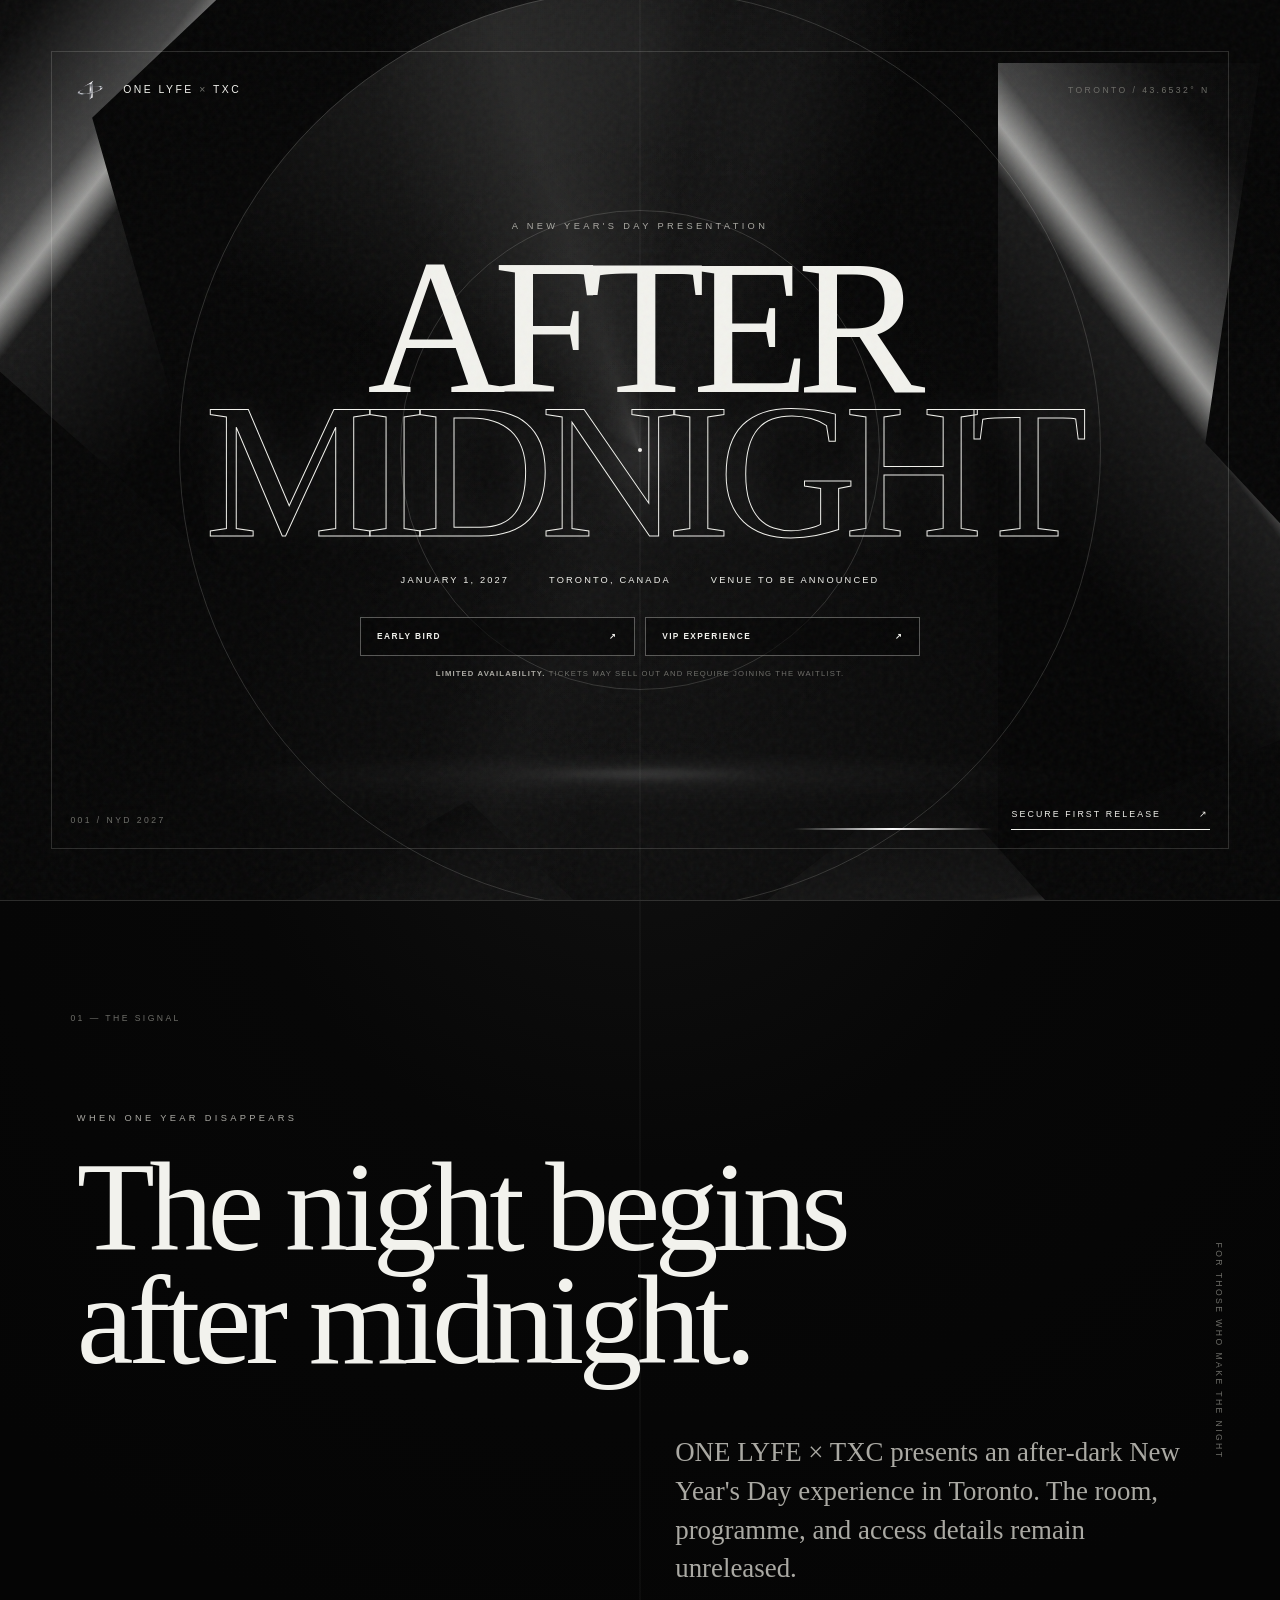
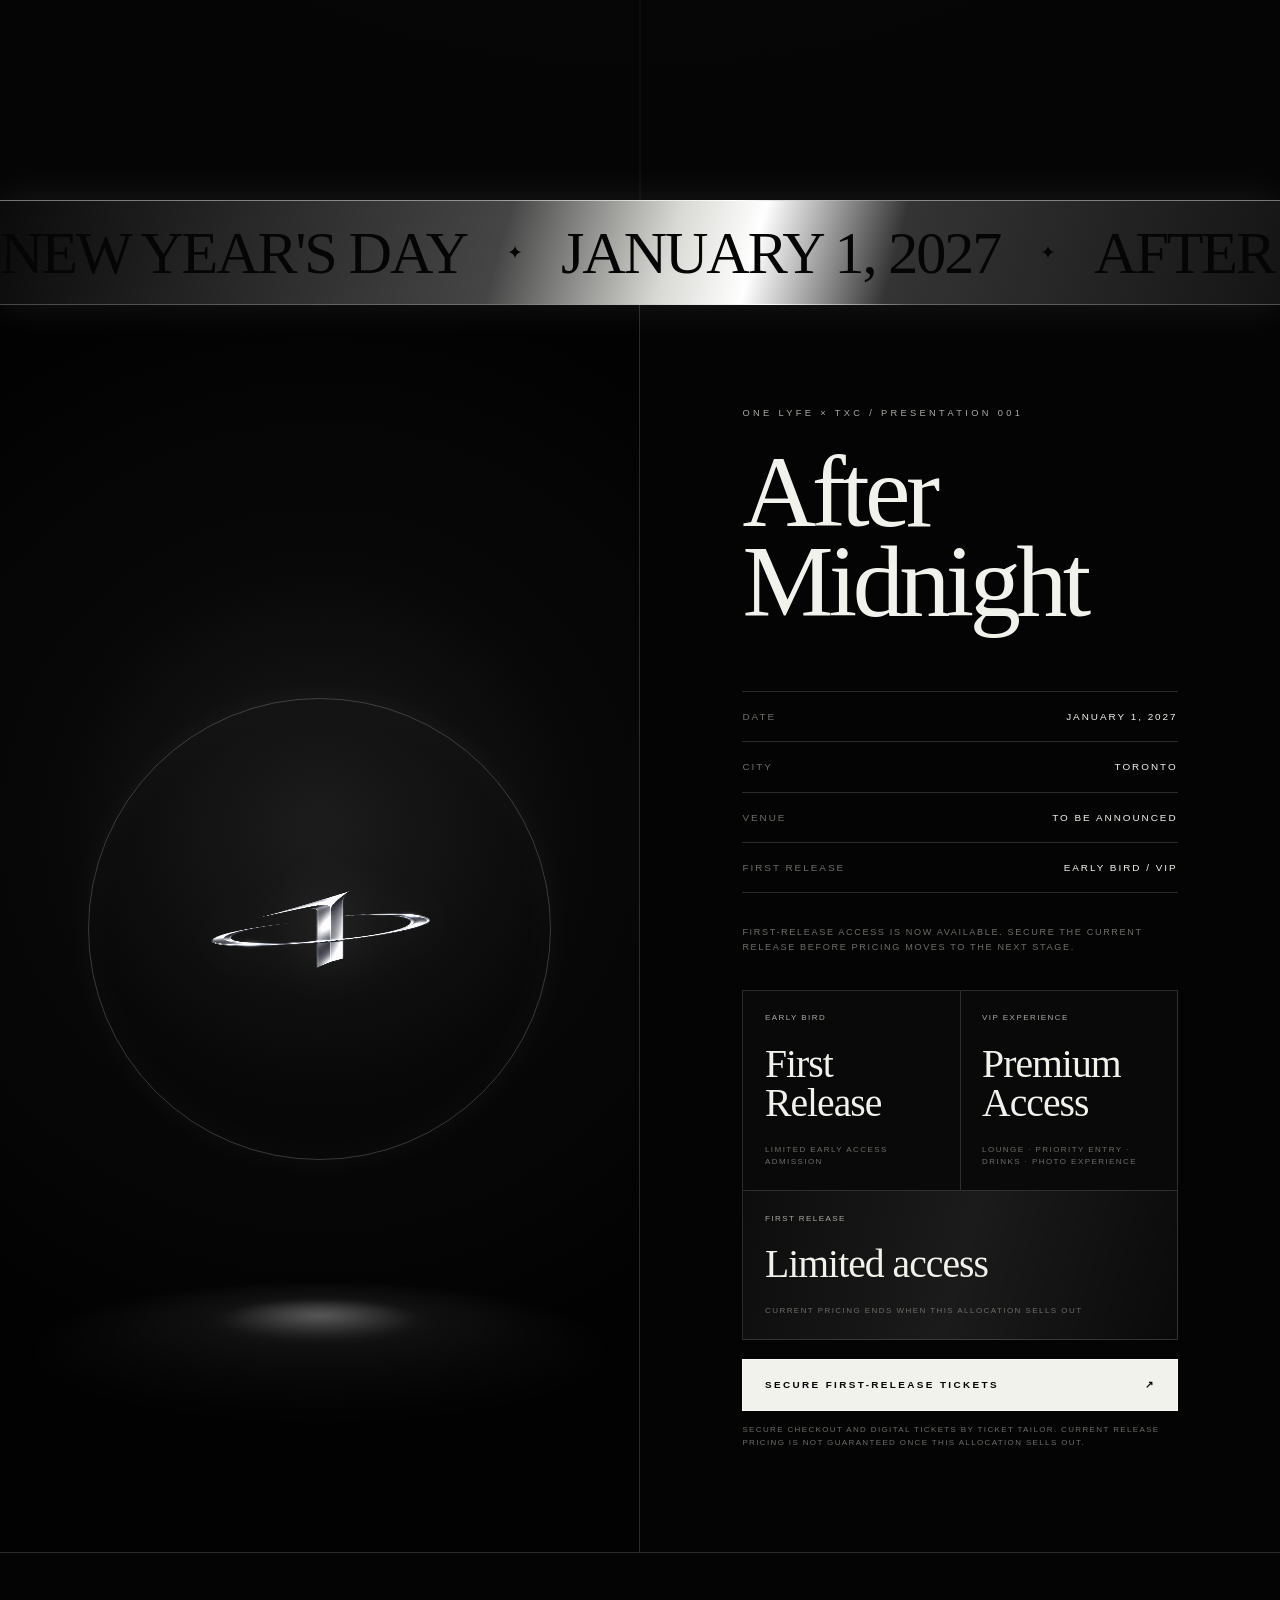
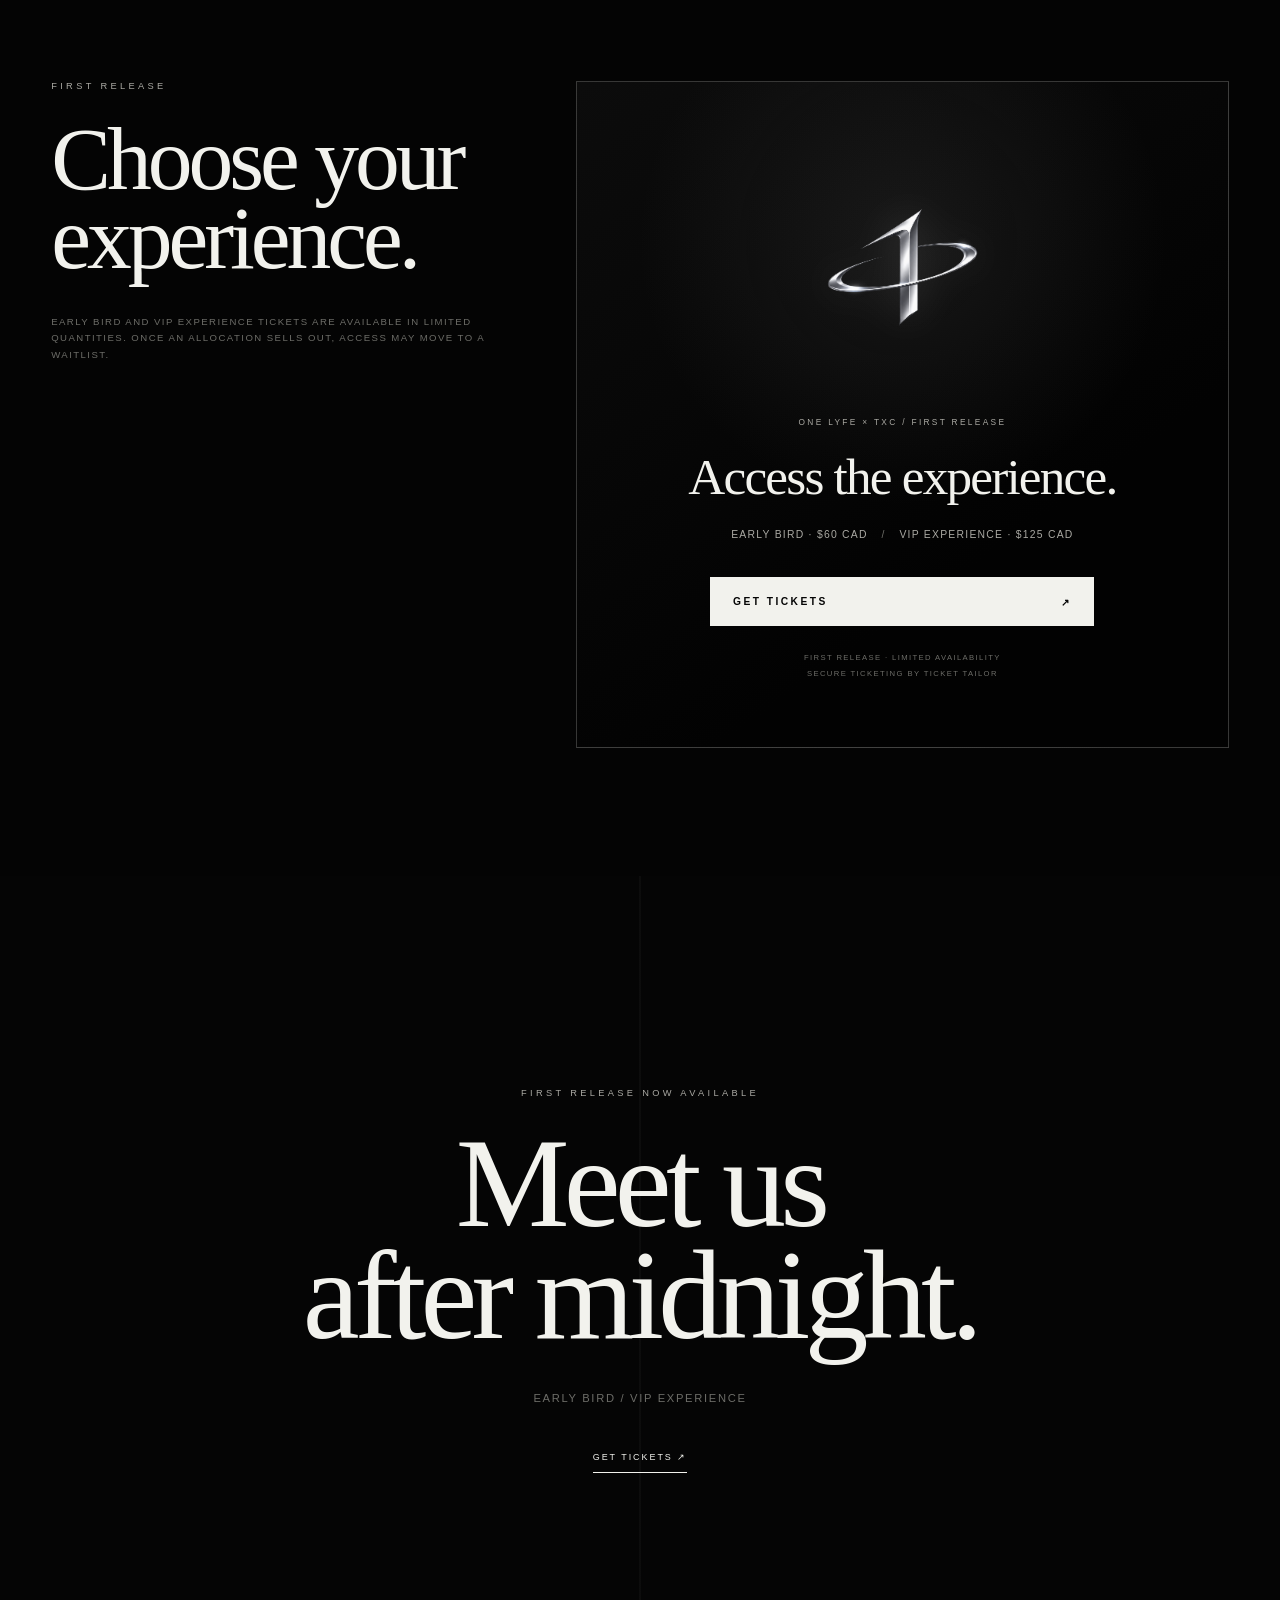
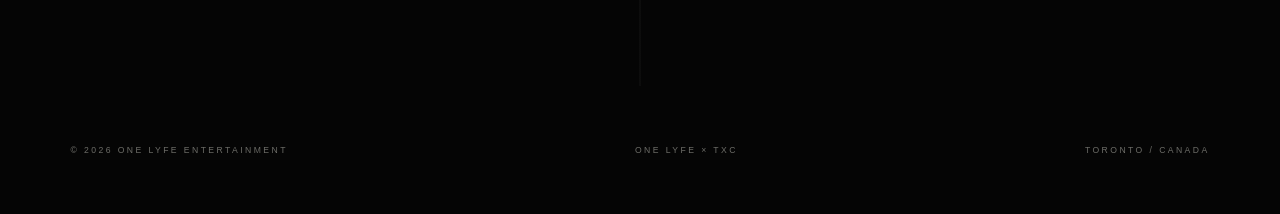
<file: index.html>
<!doctype html>
<html lang="en">
  <head>
    <meta charset="UTF-8" />
    <meta name="viewport" content="width=device-width, initial-scale=1.0" />
    <meta name="description" content="AFTER MIDNIGHT — a New Year's Day 2027 presentation by ONE LYFE × TXC in Toronto." />
    <meta name="theme-color" content="#050505" />
    <meta property="og:title" content="AFTER MIDNIGHT — ONE LYFE × TXC" />
    <meta property="og:description" content="New Year's Day 2027. Toronto. Details to be announced." />
    <meta property="og:type" content="website" />
    <meta property="og:url" content="https://onelyfetxc.com/" />
    <meta property="og:image" content="https://onelyfetxc.com/orbital-logo.png" />
    <title>AFTER MIDNIGHT — ONE LYFE × TXC</title>
    <link rel="icon" href="orbital-logo.png" type="image/png" />
    <link rel="stylesheet" href="styles.css?v=20261118-6" />
    <script src="https://cdn.tickettailor.com/js/TTWidget.js" defer></script>
    <script src="script.js?v=20261118-2" defer></script>
  </head>
  <body>
    <a class="skip-link" href="#main">Skip to the event</a>
    <div class="experience-intro" aria-hidden="true">
      <img src="orbital-logo.png" alt="" width="120" height="120" />
      <p>Signal acquired</p>
      <span></span>
    </div>
    <div class="scroll-progress" aria-hidden="true"><span></span></div>
    <div class="cursor-aura" aria-hidden="true"></div>
    <div class="chrome-ambience" aria-hidden="true">
      <span class="chrome-fold chrome-fold-a"></span>
      <span class="chrome-fold chrome-fold-b"></span>
      <span class="chrome-fold chrome-fold-c"></span>
      <span class="chrome-horizon"></span>
    </div>
    <div class="grain" aria-hidden="true"></div>
    <header class="site-header">
      <a class="brand" href="#main" aria-label="ONE LYFE × TXC, home">
        <img src="orbital-logo.png" alt="" width="44" height="44" />
        <span>ONE LYFE <i>×</i> TXC</span>
      </a>
      <p>Toronto <span aria-hidden="true">/</span> 43.6532° N</p>
    </header>
    <main id="main">
      <section class="hero" aria-labelledby="event-title">
        <div class="orbit" aria-hidden="true">
          <span class="orbit-ring orbit-ring-outer"></span><span class="orbit-ring orbit-ring-inner"></span>
          <span class="orbit-sweep"></span><span class="orbit-point"></span>
        </div>
        <p class="eyebrow reveal">A New Year's Day presentation</p>
        <h1 id="event-title" class="reveal"><span>After</span><span class="outline">Midnight</span></h1>
        <div class="hero-meta reveal">
          <p>January 1, 2027</p><p>Toronto, Canada</p><p>Venue to be announced</p>
        </div>
        <div class="hero-offer reveal" aria-label="First-release ticket types">
          <div class="hero-ticket-types">
            <a href="https://buytickets.at/onelyfetxc/2536275" data-ticket-checkout>Early Bird <span aria-hidden="true">↗</span></a>
            <a href="https://buytickets.at/onelyfetxc/2536275" data-ticket-checkout>VIP Experience <span aria-hidden="true">↗</span></a>
          </div>
          <p class="hero-ticket-warning"><strong>Limited availability.</strong> Tickets may sell out and require joining the waitlist.</p>
        </div>
        <a class="scroll-cue" href="https://buytickets.at/onelyfetxc/2536275" data-ticket-checkout><span>Secure first release</span><span aria-hidden="true">↗</span></a>
        <p class="edition">001 / NYD 2027</p>
      </section>
      <section class="manifesto" id="details" aria-labelledby="manifesto-title">
        <div class="section-index" aria-hidden="true">01 — The signal</div>
        <div class="manifesto-copy">
          <p class="eyebrow" data-reveal>When one year disappears</p>
          <h2 id="manifesto-title" data-reveal>The night begins<br />after midnight.</h2>
          <p class="lede" data-reveal>ONE LYFE × TXC presents an after-dark New Year's Day experience in Toronto. The room, programme, and access details remain unreleased.</p>
        </div>
        <div class="vertical-note" aria-hidden="true">For those who make the night</div>
      </section>
      <div class="date-marquee" aria-hidden="true">
        <div class="date-marquee-track">
          <span>New Year's Day</span><i>✦</i><span>January 1, 2027</span><i>✦</i><span>After Midnight</span><i>✦</i>
          <span>New Year's Day</span><i>✦</i><span>January 1, 2027</span><i>✦</i><span>After Midnight</span><i>✦</i>
        </div>
      </div>
      <section class="event-card" aria-labelledby="event-details-title">
        <div class="event-card-mark" aria-hidden="true"><img src="orbital-logo.png" alt="" width="160" height="160" /></div>
        <div class="event-card-content">
          <p class="eyebrow" data-reveal>ONE LYFE × TXC / Presentation 001</p>
          <h2 id="event-details-title" data-reveal>After Midnight</h2>
          <dl data-reveal>
            <div><dt>Date</dt><dd>January 1, 2027</dd></div>
            <div><dt>City</dt><dd>Toronto</dd></div>
            <div><dt>Venue</dt><dd>To be announced</dd></div>
            <div><dt>First release</dt><dd>Early Bird / VIP</dd></div>
          </dl>
          <p class="status" data-reveal>First-release access is now available. Secure the current release before pricing moves to the next stage.</p>
          <div class="ticket-incentives" data-reveal>
            <article>
              <p>Early Bird</p>
              <h3>First Release</h3>
              <span>Limited early access admission</span>
            </article>
            <article>
              <p>VIP Experience</p>
              <h3>Premium Access</h3>
              <span>Lounge · Priority entry · Drinks · Photo experience</span>
            </article>
            <article class="release-note">
              <p>First Release</p>
              <h3>Limited access</h3>
              <span>Current pricing ends when this allocation sells out</span>
            </article>
          </div>
          <div class="ticket-actions" id="tickets" data-reveal>
            <a class="ticket-button" href="https://buytickets.at/onelyfetxc/2536275" data-ticket-checkout><span>Secure first-release tickets</span><span aria-hidden="true">↗</span></a>
            <p>Secure checkout and digital tickets by Ticket Tailor. Current release pricing is not guaranteed once this allocation sells out.</p>
          </div>
        </div>
      </section>
      <section class="ticket-checkout" id="checkout" aria-labelledby="checkout-title">
        <div class="ticket-checkout-heading">
          <p class="eyebrow" data-reveal>First release</p>
          <h2 id="checkout-title" data-reveal>Choose your<br />experience.</h2>
          <p data-reveal>Early Bird and VIP Experience tickets are available in limited quantities. Once an allocation sells out, access may move to a waitlist.</p>
        </div>
        <div class="ticket-widget-shell" data-reveal>
          <img class="ticket-widget-logo" src="orbital-logo.png" alt="ONE LYFE × TXC silver orbital one logo" width="260" height="260" />
          <p class="ticket-widget-label">ONE LYFE × TXC / FIRST RELEASE</p>
          <h3>Access the experience.</h3>
          <p class="ticket-widget-description">Early Bird · $60 CAD <span aria-hidden="true">/</span> VIP Experience · $125 CAD</p>
          <a class="ticket-widget-cta" href="https://buytickets.at/onelyfetxc/2536275" data-ticket-checkout><span>Get tickets</span><span aria-hidden="true">↗</span></a>
          <p class="ticket-widget-footnote">First release · Limited availability<br />Secure ticketing by Ticket Tailor</p>
        </div>
      </section>
      <section class="closing" aria-labelledby="closing-title">
        <p class="eyebrow" data-reveal>First release now available</p>
        <h2 id="closing-title" data-reveal>Meet us<br />after midnight.</h2>
        <p data-reveal>Early Bird / VIP Experience</p>
        <a href="https://buytickets.at/onelyfetxc/2536275" data-ticket-checkout>Get tickets <span aria-hidden="true">↗</span></a>
      </section>
    </main>
    <footer class="site-footer">
      <p>© <span data-year>2026</span> ONE LYFE Entertainment</p><p>ONE LYFE × TXC</p><p>Toronto / Canada</p>
    </footer>
  </body>
</html>
</file>
<file: styles.css>
:root {
  --black: #050505; --white: #f2f2ed; --silver: #aaa9a3; --muted: #6d6d68;
  --line: rgba(242, 242, 237, 0.16); --edge: clamp(1.25rem, 4vw, 4.5rem);
  --scroll-progress: 0; --pointer-x: 50vw; --pointer-y: 50vh;
  --orbit-x: 0px; --orbit-y: 0px; --orbit-pointer-y: 0px; --title-x: 0px; --title-x-negative: 0px;
  color-scheme: dark;
}
* { box-sizing: border-box; }
html { scroll-behavior: smooth; background: var(--black); }
body { min-width: 20rem; margin: 0; overflow-x: hidden; background: radial-gradient(circle at 50% 15%, #111 0, #070707 26rem, var(--black) 58rem); color: var(--white); font-family: "Helvetica Neue", Helvetica, Arial, sans-serif; -webkit-font-smoothing: antialiased; }
body::before { content: ""; position: fixed; inset: 0; z-index: 20; pointer-events: none; border: 1px solid var(--line); margin: var(--edge); }
a { color: inherit; text-decoration: none; }
img { display: block; max-width: 100%; }
.skip-link { position: fixed; top: 1rem; left: 1rem; z-index: 100; padding: .75rem 1rem; background: var(--white); color: var(--black); transform: translateY(-200%); }
.skip-link:focus { transform: translateY(0); }
.experience-intro { position: fixed; inset: 0; z-index: 60; display: grid; place-content: center; justify-items: center; gap: 1.25rem; background: var(--black); pointer-events: none; animation: intro-exit 2.6s cubic-bezier(.76,0,.24,1) forwards; }
.experience-intro::before, .experience-intro::after { content: ""; position: absolute; inset: 50% auto auto 50%; width: min(38rem, 76vw); aspect-ratio: 1; border: 1px solid var(--line); border-radius: 50%; transform: translate(-50%, -50%) scale(.45); animation: intro-ring 1.7s cubic-bezier(.2,.8,.2,1) forwards; }
.experience-intro::after { width: min(22rem, 48vw); animation-delay: .12s; }
.experience-intro img { position: relative; z-index: 2; width: 6.5rem; animation: intro-mark 1.5s cubic-bezier(.2,.8,.2,1) both; }
.experience-intro p { position: relative; z-index: 2; margin: 0; color: var(--silver); font-size: .55rem; letter-spacing: .38em; text-transform: uppercase; animation: intro-copy 1.3s .2s ease both; }
.experience-intro > span { position: relative; z-index: 2; width: 9rem; height: 1px; overflow: hidden; background: var(--line); }
.experience-intro > span::after { content: ""; position: absolute; inset: 0; background: var(--white); transform: translateX(-100%); animation: intro-load 1.3s .15s cubic-bezier(.76,0,.24,1) forwards; }
.scroll-progress { position: fixed; top: 0; left: 0; right: 0; z-index: 40; height: 2px; pointer-events: none; }
.scroll-progress span { display: block; width: 100%; height: 100%; background: var(--white); transform: scaleX(var(--scroll-progress)); transform-origin: left; }
.cursor-aura { position: fixed; inset: 0; z-index: 1; pointer-events: none; opacity: .55; background: radial-gradient(30rem circle at var(--pointer-x) var(--pointer-y), rgba(255,255,255,.055), transparent 68%); transition: opacity .4s ease; }
.chrome-ambience { position: fixed; inset: 0; z-index: 0; overflow: hidden; pointer-events: none; isolation: isolate; }
.chrome-ambience::before { content: ""; position: absolute; inset: 0; background: radial-gradient(ellipse at 50% 5%, rgba(255,255,255,.08), transparent 31%), linear-gradient(112deg, transparent 43%, rgba(255,255,255,.025) 50%, transparent 57%); mix-blend-mode: screen; }
.chrome-fold { position: absolute; display: block; opacity: .64; background: linear-gradient(128deg, #020202 4%, #121212 28%, #686868 43%, #f2f2ef 47%, #262626 51%, #050505 72%); filter: drop-shadow(0 0 1.2rem rgba(255,255,255,.08)); }
.chrome-fold-a { top: -15%; left: -12%; width: 40vw; height: 78vh; clip-path: polygon(0 0, 100% 0, 48% 36%, 73% 100%, 22% 67%); animation: chrome-drift-a 14s ease-in-out infinite alternate; }
.chrome-fold-b { top: 7%; right: -14%; width: 36vw; height: 88vh; clip-path: polygon(43% 0, 100% 0, 100% 100%, 7% 78%, 55% 48%); transform: scaleX(-1); animation: chrome-drift-b 17s ease-in-out infinite alternate; }
.chrome-fold-c { left: 8%; bottom: -29%; width: 84vw; height: 45vh; opacity: .34; clip-path: polygon(0 63%, 34% 11%, 52% 56%, 77% 4%, 100% 72%, 100% 100%, 0 100%); background: linear-gradient(173deg, #050505 20%, #2d2d2d 47%, #f7f7f4 51%, #242424 55%, #030303 74%); animation: chrome-drift-c 12s ease-in-out infinite alternate; }
.chrome-horizon { position: absolute; left: 8%; right: 8%; bottom: 5%; height: 18%; opacity: .36; background: radial-gradient(ellipse at center, rgba(255,255,255,.55) 0, rgba(255,255,255,.09) 18%, transparent 58%); filter: blur(10px); transform: perspective(280px) rotateX(69deg); }
.site-header, main, .site-footer { position: relative; z-index: 2; }
.grain { position: fixed; inset: 0; z-index: 19; opacity: .16; pointer-events: none; background-image: url("data:image/svg+xml,%3Csvg viewBox='0 0 180 180' xmlns='http://www.w3.org/2000/svg'%3E%3Cfilter id='n'%3E%3CfeTurbulence type='fractalNoise' baseFrequency='.9' numOctaves='4' stitchTiles='stitch'/%3E%3C/filter%3E%3Crect width='100%25' height='100%25' filter='url(%23n)' opacity='.28'/%3E%3C/svg%3E"); }
.site-header { position: absolute; top: calc(var(--edge) + 1.15rem); left: calc(var(--edge) + 1.2rem); right: calc(var(--edge) + 1.2rem); z-index: 10; display: flex; align-items: center; justify-content: space-between; }
.brand { display: inline-flex; align-items: center; gap: .8rem; font-size: .65rem; font-weight: 500; letter-spacing: .24em; }
.brand img { width: 2.5rem; height: 2.5rem; object-fit: cover; }
.brand i { color: var(--muted); font-style: normal; }
.site-header > p, .site-footer, .edition, .section-index, .vertical-note { margin: 0; color: var(--muted); font-size: .54rem; letter-spacing: .28em; text-transform: uppercase; }
.hero { position: relative; min-height: 100svh; display: grid; align-content: center; justify-items: center; padding: calc(var(--edge) + 6rem) calc(var(--edge) + 2rem); overflow: hidden; isolation: isolate; text-align: center; }
.hero::before, .manifesto::before, .closing::before { content: ""; position: absolute; inset: 0; pointer-events: none; background: linear-gradient(90deg, transparent 49.95%, var(--line) 50%, transparent 50.05%); }
.eyebrow { position: relative; z-index: 2; margin: 0; color: var(--silver); font-size: .58rem; font-weight: 500; letter-spacing: .36em; text-transform: uppercase; }
.hero h1 { position: relative; z-index: 2; margin: 2.2rem 0 2.5rem; font-family: Didot, "Bodoni 72", "Times New Roman", serif; font-size: clamp(5rem, 15vw, 13.5rem); font-weight: 400; line-height: .65; letter-spacing: -.065em; text-transform: uppercase; }
.hero h1 span { display: block; transition: transform .8s cubic-bezier(.2,.8,.2,1); }
.hero h1 span:first-child { transform: translateX(var(--title-x)); }
.hero h1 span:last-child { transform: translateX(var(--title-x-negative)); }
.hero h1 .outline { margin-top: .1em; color: transparent; -webkit-text-stroke: 1px var(--white); text-shadow: 0 0 2.5rem rgba(255,255,255,.08); }
.hero-meta { position: relative; z-index: 2; display: flex; gap: 2.5rem; }
.hero-meta p { margin: 0; font-size: .58rem; letter-spacing: .23em; text-transform: uppercase; }

.hero-offer { position: relative; z-index: 2; width: min(35rem, 90vw); margin-top: 2rem; }
.hero-ticket-types { display: grid; grid-template-columns: 1fr 1fr; gap: .65rem; }
.hero-ticket-types a { display: flex; align-items: center; justify-content: space-between; gap: 1rem; padding: .85rem 1rem; border: 1px solid rgba(242,242,237,.34); background: rgba(5,5,5,.62); color: var(--white); backdrop-filter: blur(12px); font-size: .52rem; font-weight: 600; letter-spacing: .17em; text-transform: uppercase; transition: background .3s ease, color .3s ease, border-color .3s ease; }
.hero-ticket-types a:hover, .hero-ticket-types a:focus-visible { border-color: var(--white); background: var(--white); color: var(--black); }
.hero-ticket-warning { margin: .75rem 0 0; color: var(--muted); font-size: .48rem; line-height: 1.5; letter-spacing: .15em; text-transform: uppercase; }
.hero-ticket-warning strong { color: var(--silver); font-weight: 600; }

.orbit { position: absolute; inset: 0; display: grid; place-items: center; z-index: 0; transform: translate3d(var(--orbit-x), calc(var(--orbit-y) + var(--orbit-pointer-y)), 0); transition: transform .9s cubic-bezier(.2,.8,.2,1); will-change: transform; }
.orbit-ring { position: absolute; border: 1px solid var(--line); border-radius: 50%; }
.orbit-ring-outer { width: min(72vw, 58rem); aspect-ratio: 1; }
.orbit-ring-inner { width: min(38vw, 30rem); aspect-ratio: 1; }
.orbit-sweep { position: absolute; width: min(72vw, 58rem); aspect-ratio: 1; border-radius: 50%; background: conic-gradient(from 10deg, transparent 0 78%, rgba(242,242,237,.11) 92%, transparent 100%); animation: rotate 18s linear infinite; }
.orbit-point { width: 4px; height: 4px; border-radius: 50%; background: var(--white); box-shadow: 0 0 2.5rem 1rem rgba(255,255,255,.16); }
.scroll-cue { position: absolute; right: calc(var(--edge) + 1.2rem); bottom: calc(var(--edge) + 1.15rem); z-index: 2; display: flex; gap: 2.4rem; padding-bottom: .65rem; border-bottom: 1px solid var(--white); font-size: .55rem; letter-spacing: .24em; text-transform: uppercase; }
.scroll-cue::after { content: ""; position: absolute; left: 0; right: 0; bottom: -1px; height: 2px; background: linear-gradient(90deg, transparent, #fff, transparent); transform: translateX(-110%); animation: cue-glint 3.4s ease-in-out infinite; }
.edition { position: absolute; left: calc(var(--edge) + 1.2rem); bottom: calc(var(--edge) + 1.5rem); z-index: 2; }
.manifesto { position: relative; min-height: 100svh; display: grid; place-items: center; padding: 8rem max(var(--edge), 2rem); border-top: 1px solid var(--line); overflow: hidden; }
.manifesto-copy { position: relative; z-index: 2; width: min(72rem, 88vw); }
.manifesto h2, .closing h2, .event-card h2 { margin: 1.8rem 0 0; font-family: Didot, "Bodoni 72", "Times New Roman", serif; font-size: clamp(4rem, 10vw, 10rem); font-weight: 400; line-height: .88; letter-spacing: -.045em; }
.lede { width: min(33rem, 80%); margin: 3.5rem 0 0 auto; color: var(--silver); font-family: Didot, "Bodoni 72", "Times New Roman", serif; font-size: clamp(1.2rem, 2.1vw, 1.8rem); line-height: 1.45; }
.section-index { position: absolute; top: 7rem; left: calc(var(--edge) + 1.2rem); }
.vertical-note { position: absolute; right: calc(var(--edge) + .6rem); transform: rotate(90deg) translateX(50%); transform-origin: right center; }
.date-marquee { position: relative; z-index: 3; overflow: hidden; border-top: 1px solid rgba(255,255,255,.42); border-bottom: 1px solid rgba(255,255,255,.24); background: linear-gradient(105deg, #0b0b0b 0%, #454545 18%, #d8d8d4 24%, #fff 27%, #343434 32%, #101010 48%, #a5a5a2 68%, #f4f4f0 72%, #1b1b1b 78%, #080808 100%); background-size: 220% 100%; color: #050505; animation: chrome-shimmer 9s ease-in-out infinite alternate; box-shadow: 0 0 2.5rem rgba(255,255,255,.09); }
.date-marquee-track { width: max-content; display: flex; align-items: center; gap: 2.5rem; padding: 1.35rem 0; font-family: Didot, "Bodoni 72", "Times New Roman", serif; font-size: clamp(2.2rem, 4.7vw, 5.3rem); line-height: 1; letter-spacing: -.035em; text-transform: uppercase; animation: marquee 22s linear infinite; }
.date-marquee-track span { white-space: nowrap; }
.date-marquee-track i { font-family: inherit; font-size: .32em; font-style: normal; }
.event-card { min-height: 100svh; display: grid; grid-template-columns: 1fr 1fr; background: rgba(5,5,5,.82); backdrop-filter: blur(16px); }
.event-card-mark { position: relative; display: grid; place-items: center; overflow: hidden; border-right: 1px solid var(--line); background: radial-gradient(circle at 50% 42%, #1c1c1c 0, #080808 33%, #020202 70%); }
.event-card-mark::before { content: ""; position: absolute; width: 72%; aspect-ratio: 1; border: 1px solid rgba(255,255,255,.2); border-radius: 50%; box-shadow: inset 0 0 3rem rgba(255,255,255,.03), 0 0 2rem rgba(255,255,255,.04); animation: mark-pulse 7s ease-in-out infinite; }
.event-card-mark::after { content: ""; position: absolute; left: 8%; right: 8%; bottom: 7%; height: 24%; background: radial-gradient(ellipse at center, rgba(255,255,255,.35), rgba(255,255,255,.055) 26%, transparent 66%); filter: blur(7px); transform: perspective(250px) rotateX(68deg); animation: floor-breathe 6s ease-in-out infinite; }
.event-card-mark img { position: relative; z-index: 2; width: min(22rem, 70%); filter: contrast(1.2) drop-shadow(0 0 1.8rem rgba(255,255,255,.16)); animation: mark-float 6s ease-in-out infinite; }
.event-card-content { align-self: center; padding: clamp(3rem, 8vw, 9rem); }
.event-card h2 { font-size: clamp(4rem, 8vw, 8rem); }
dl { margin: 4rem 0 0; border-top: 1px solid var(--line); }
dl div { display: grid; grid-template-columns: 8rem 1fr; gap: 2rem; padding: 1.2rem 0; border-bottom: 1px solid var(--line); }
dt, dd { margin: 0; font-size: .62rem; letter-spacing: .2em; text-transform: uppercase; }
dt { color: var(--muted); }
dd { text-align: right; }
.status { margin: 2rem 0 0; color: var(--muted); font-size: .57rem; line-height: 1.6; letter-spacing: .18em; text-transform: uppercase; }


.ticket-incentives { display: grid; grid-template-columns: repeat(2, minmax(0, 1fr)); margin-top: 2.2rem; border-top: 1px solid var(--line); border-left: 1px solid var(--line); }
.ticket-incentives article { min-height: 10rem; display: flex; flex-direction: column; justify-content: space-between; gap: 1.25rem; padding: 1.35rem; border-right: 1px solid var(--line); border-bottom: 1px solid var(--line); background: rgba(255,255,255,.018); }
.ticket-incentives .release-note { grid-column: 1 / -1; min-height: auto; background: linear-gradient(105deg, rgba(255,255,255,.035), rgba(255,255,255,.09), rgba(255,255,255,.025)); }
.ticket-incentives p, .ticket-incentives span { margin: 0; font-size: .5rem; line-height: 1.55; letter-spacing: .18em; text-transform: uppercase; }
.ticket-incentives p { color: var(--silver); }
.ticket-incentives span { color: var(--muted); }
.ticket-incentives h3 { margin: 0; font-family: Didot, "Bodoni 72", "Times New Roman", serif; font-size: clamp(1.8rem, 3.1vw, 3rem); font-weight: 400; line-height: 1; letter-spacing: -.025em; }

.ticket-actions { margin-top: 1.2rem; }
.ticket-button { position: relative; display: flex; align-items: center; justify-content: space-between; gap: 2rem; width: 100%; padding: 1.2rem 1.35rem; overflow: hidden; border: 1px solid rgba(255,255,255,.55); background: var(--white); color: var(--black); font-size: .62rem; font-weight: 600; letter-spacing: .24em; text-transform: uppercase; transition: color .35s ease, background .35s ease, border-color .35s ease; }
.ticket-button::before { content: ""; position: absolute; inset: 0; background: linear-gradient(105deg, #111 0%, #858585 42%, #f7f7f4 49%, #383838 57%, #080808 100%); transform: translateX(-102%); transition: transform .55s cubic-bezier(.16,1,.3,1); }
.ticket-button span { position: relative; z-index: 1; }
.ticket-button:hover, .ticket-button:focus-visible { color: var(--white); border-color: var(--white); background: #111; }
.ticket-button:hover::before, .ticket-button:focus-visible::before { transform: translateX(0); }
.ticket-actions > p { margin: .85rem 0 0; color: var(--muted); font-size: .5rem; line-height: 1.6; letter-spacing: .17em; text-transform: uppercase; }


.ticket-checkout { position: relative; z-index: 2; display: grid; grid-template-columns: minmax(18rem, .8fr) minmax(22rem, 1.2fr); gap: clamp(2.5rem, 7vw, 8rem); padding: clamp(6rem, 10vw, 10rem) max(var(--edge), 2rem); border-top: 1px solid var(--line); background: rgba(5,5,5,.92); }
.ticket-checkout-heading { align-self: start; position: sticky; top: 3rem; }
.ticket-checkout h2 { margin: 1.8rem 0 0; font-family: Didot, "Bodoni 72", "Times New Roman", serif; font-size: clamp(3.6rem, 7vw, 7rem); font-weight: 400; line-height: .88; letter-spacing: -.045em; }
.ticket-checkout-heading > p:last-child { max-width: 31rem; margin: 2.25rem 0 0; color: var(--muted); font-size: .6rem; line-height: 1.75; letter-spacing: .15em; text-transform: uppercase; }
.ticket-widget-shell { min-height: 38rem; display: flex; flex-direction: column; align-items: center; justify-content: center; padding: clamp(2.25rem, 5vw, 5rem) clamp(1.1rem, 3vw, 3rem); border: 1px solid rgba(242,242,237,.22); background: radial-gradient(circle at 50% 24%, rgba(125,125,125,.15), transparent 44%), linear-gradient(145deg, #0c0c0c, #020202 68%); text-align: center; }
.ticket-widget-logo { width: clamp(10rem, 20vw, 15rem); height: auto; aspect-ratio: 1; object-fit: contain; margin-bottom: 1.4rem; filter: drop-shadow(0 0 1.25rem rgba(255,255,255,.12)); }
.ticket-widget-label { color: var(--silver); font-size: .52rem; letter-spacing: .28em; text-transform: uppercase; }
.ticket-widget-shell h3 { margin: 1rem 0 0; font: 400 clamp(2.6rem, 4vw, 4.6rem)/1 Didot, "Bodoni 72", "Times New Roman", serif; letter-spacing: -.035em; }
.ticket-widget-description { margin: 1.5rem 0 2rem; color: var(--silver); font-size: .65rem; line-height: 1.8; letter-spacing: .12em; text-transform: uppercase; }
.ticket-widget-description span { padding: 0 .6rem; color: var(--muted); }
.ticket-widget-cta { display: flex; align-items: center; justify-content: space-between; gap: 2rem; width: min(100%, 24rem); padding: 1.1rem 1.35rem; border: 1px solid var(--white); background: var(--white); color: var(--black); font-size: .64rem; font-weight: 600; letter-spacing: .24em; text-transform: uppercase; transition: background .25s, color .25s; }
.ticket-widget-cta:hover, .ticket-widget-cta:focus-visible { color: var(--white); background: transparent; }
.ticket-widget-footnote { margin: 1.5rem 0 0; color: var(--muted); font-size: .48rem; line-height: 2.1; letter-spacing: .18em; text-transform: uppercase; }

.closing { position: relative; min-height: 90svh; display: grid; place-content: center; padding: 8rem max(var(--edge), 2rem); text-align: center; overflow: hidden; }
.closing h2 { position: relative; z-index: 2; }
.closing h2 + p { position: relative; z-index: 2; margin: 2.5rem 0 0; color: var(--muted); font-size: .7rem; letter-spacing: .15em; text-transform: uppercase; }
.closing a { position: relative; z-index: 2; width: max-content; margin: 3rem auto 0; padding-bottom: .65rem; border-bottom: 1px solid var(--white); font-size: .56rem; letter-spacing: .22em; text-transform: uppercase; }
.site-footer { min-height: 8rem; display: flex; align-items: center; justify-content: space-between; gap: 1rem; padding: 2rem calc(var(--edge) + 1.2rem); }
.site-footer p { margin: 0; }
.js [data-reveal] { opacity: 0; transform: translateY(2.5rem); transition: opacity .9s ease, transform 1.1s cubic-bezier(.16,1,.3,1); }
.js [data-reveal].is-visible { opacity: 1; transform: translateY(0); }
.js [data-reveal]:nth-child(2) { transition-delay: .08s; }
.js [data-reveal]:nth-child(3) { transition-delay: .16s; }
.reveal { animation: arrive 1.2s cubic-bezier(.2,.8,.2,1) both; }
.hero h1 { animation-delay: .12s; }
.hero-meta { animation-delay: .24s; }
@keyframes arrive { from { opacity: 0; transform: translateY(1.2rem); } to { opacity: 1; transform: translateY(0); } }
@keyframes rotate { to { transform: rotate(360deg); } }
@keyframes intro-exit { 0%, 70% { opacity: 1; visibility: visible; } 99% { opacity: 0; visibility: visible; } 100% { opacity: 0; visibility: hidden; } }
@keyframes intro-ring { from { opacity: 0; transform: translate(-50%, -50%) scale(.35); } to { opacity: 1; transform: translate(-50%, -50%) scale(1); } }
@keyframes intro-mark { from { opacity: 0; transform: scale(.6) rotate(-18deg); } to { opacity: 1; transform: scale(1) rotate(0); } }
@keyframes intro-copy { from { opacity: 0; letter-spacing: .8em; } to { opacity: 1; letter-spacing: .38em; } }
@keyframes intro-load { to { transform: translateX(0); } }
@keyframes marquee { to { transform: translateX(-50%); } }
@keyframes mark-pulse { 0%, 100% { transform: scale(.86); opacity: .35; } 50% { transform: scale(1.12); opacity: .9; } }
@keyframes mark-float { 0%, 100% { transform: translateY(-.8rem) rotate(-1.5deg); } 50% { transform: translateY(.8rem) rotate(1.5deg); } }
@keyframes floor-breathe { 0%, 100% { opacity: .36; transform: perspective(250px) rotateX(68deg) scale(.92); } 50% { opacity: .82; transform: perspective(250px) rotateX(68deg) scale(1.06); } }
@keyframes chrome-drift-a { to { transform: translate3d(2vw, 2vh, 0) rotate(1.5deg); } }
@keyframes chrome-drift-b { to { transform: translate3d(-2vw, 1.5vh, 0) scaleX(-1) rotate(-1deg); } }
@keyframes chrome-drift-c { to { transform: translate3d(0, -2vh, 0) scale(1.02); } }
@keyframes chrome-shimmer { from { background-position: 0% 50%; } to { background-position: 100% 50%; } }
@keyframes cue-glint { 0%, 45% { transform: translateX(-110%); } 75%, 100% { transform: translateX(110%); } }
:focus-visible { outline: 2px solid currentColor; outline-offset: 5px; }
@media (max-width: 760px) {
  :root { --edge: .8rem; }
  body::before { margin: var(--edge); }
  .site-header { top: 1.6rem; left: 1.65rem; right: 1.65rem; }
  .site-header > p { display: none; }
  .cursor-aura { display: none; }
  .chrome-fold-a { left: -38%; width: 82vw; opacity: .42; }
  .chrome-fold-b { right: -42%; width: 78vw; opacity: .42; }
  .chrome-fold-c { left: -18%; width: 136vw; opacity: .26; }
  .experience-intro img { width: 5rem; }
  .hero { padding: 8rem 1.6rem 9rem; }
  .hero h1 { font-size: clamp(3.6rem, 18vw, 5.75rem); line-height: .72; }
  .hero h1 .outline { margin: .1em 0 0; }
  .hero-meta { flex-direction: column; gap: .7rem; }
  .hero-meta p:nth-child(3) { color: var(--muted); }
  .hero-offer { width: min(100%, 22rem); margin-top: 1.5rem; }
  .hero-ticket-types { grid-template-columns: 1fr; }
  .hero-ticket-warning { max-width: 19rem; margin: .75rem auto 0; }
  .orbit-ring-outer, .orbit-sweep { width: 120vw; }
  .orbit-ring-inner { width: 72vw; }
  .edition { display: none; }
  .scroll-cue { right: 1.7rem; left: 1.7rem; justify-content: space-between; }
  .manifesto { padding-left: 2rem; padding-right: 2rem; }
  .manifesto-copy { width: 100%; }
  .manifesto h2 { font-size: clamp(3.6rem, 17vw, 6rem); }
  .lede { width: 92%; margin-top: 2.5rem; }
  .section-index { top: 3rem; left: 2rem; }
  .vertical-note { display: none; }
  .event-card { grid-template-columns: 1fr; }
  .event-card-mark { min-height: 55svh; border-right: 0; border-bottom: 1px solid var(--line); }
  .event-card-mark img { width: min(15rem, 70%); }
  .event-card-content { padding: 5rem 2rem; }
  .event-card h2 { font-size: clamp(3.8rem, 17vw, 6rem); }
  .ticket-incentives { grid-template-columns: 1fr; }
  .ticket-incentives .release-note { grid-column: auto; }
  dl div { grid-template-columns: 6rem 1fr; gap: 1rem; }
  .ticket-checkout { grid-template-columns: 1fr; padding: 5rem 2rem; }
  .ticket-checkout-heading { position: static; }
  .ticket-checkout h2 { font-size: clamp(3.5rem, 16vw, 5.5rem); }
  .ticket-widget-shell { min-height: 33rem; padding: 2.5rem 1rem; }
  .ticket-widget-description span { padding: 0 .3rem; }
  .closing h2 { font-size: clamp(4rem, 18vw, 6.5rem); }
  .site-footer { min-height: 10rem; flex-direction: column; justify-content: center; text-align: center; }
  .site-footer p:nth-child(2) { order: -1; color: var(--silver); }
}
@media (prefers-reduced-motion: reduce) {
  html { scroll-behavior: auto; }
  *, *::before, *::after { animation-duration: .01ms !important; animation-iteration-count: 1 !important; }
  .experience-intro { display: none; }
  .orbit, .hero h1 span { transform: none !important; transition: none !important; }
  .js [data-reveal] { opacity: 1; transform: none; transition: none; }
}
</file>
